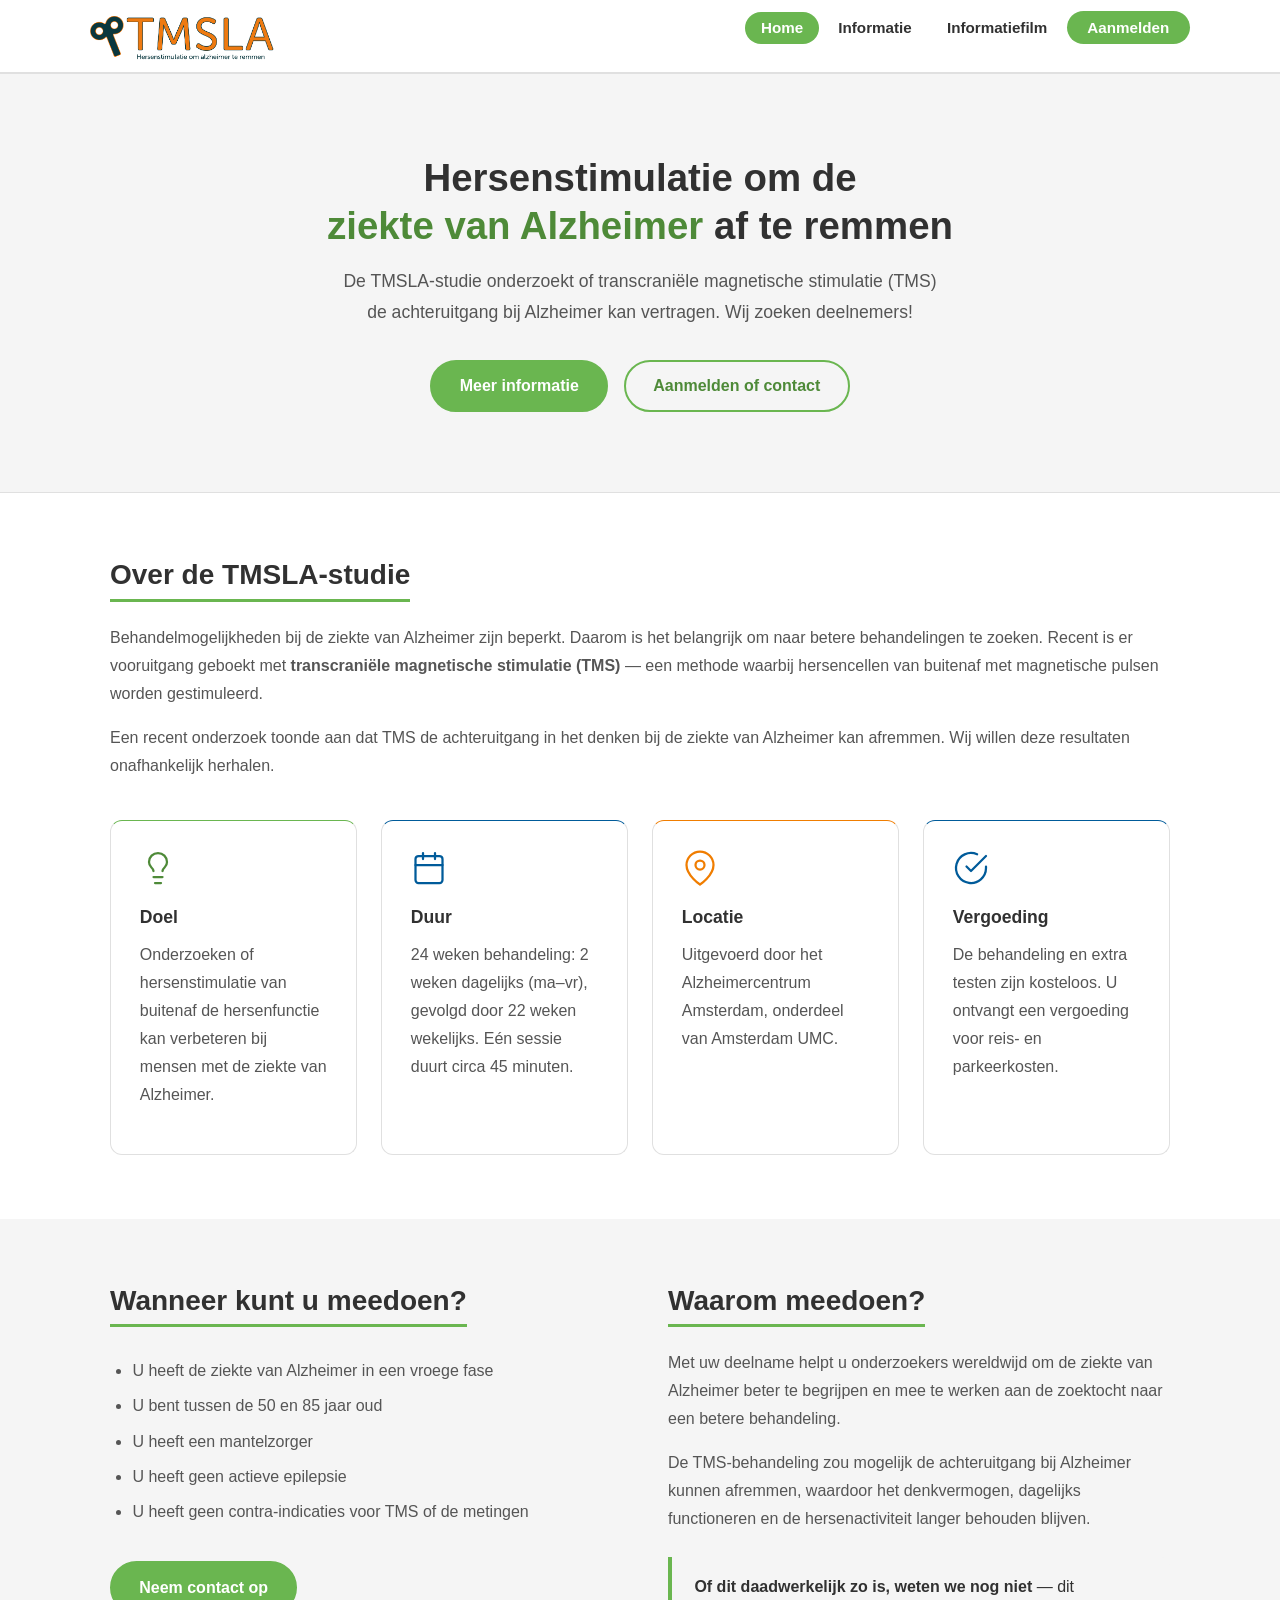
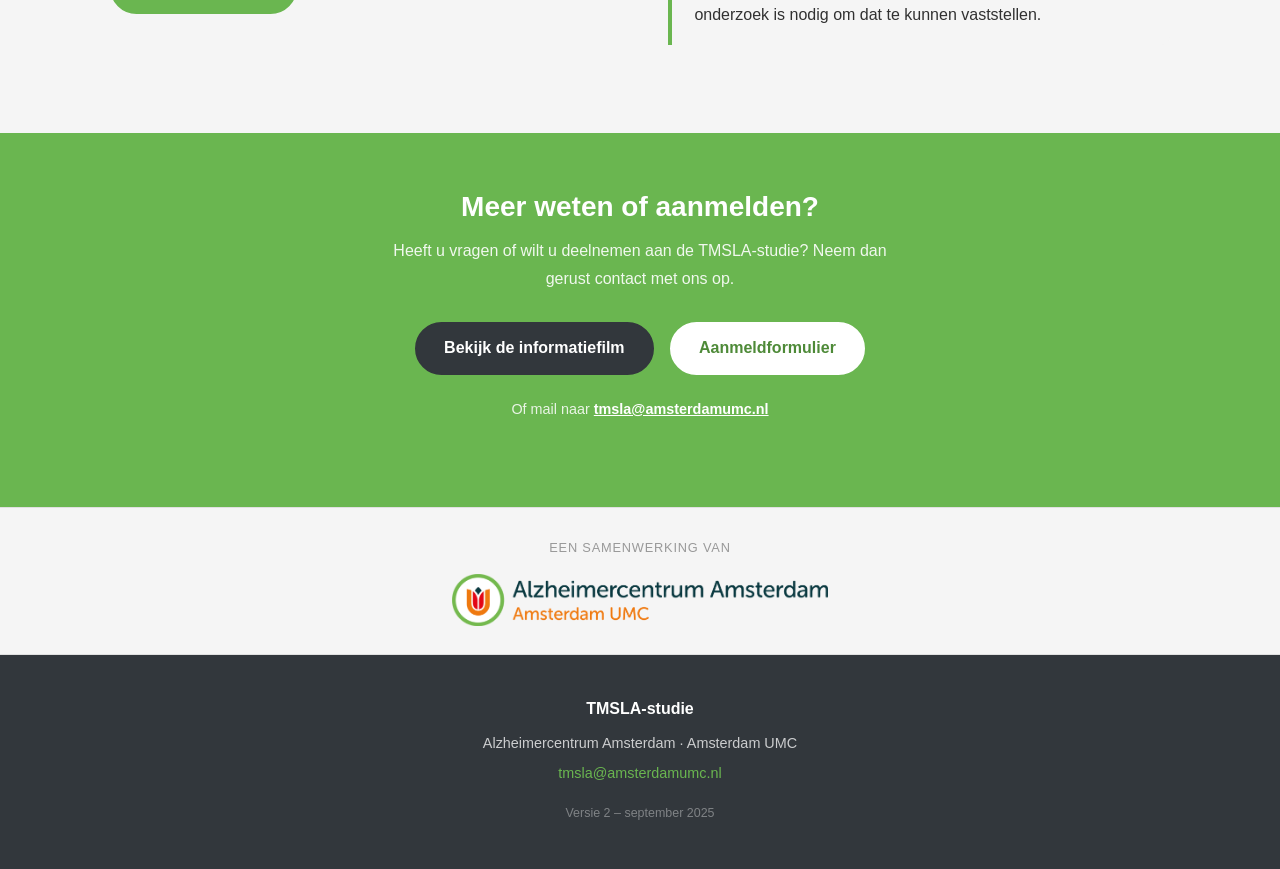
<file: index.html>
<!DOCTYPE html>
<html lang="nl">
<head>
  <meta charset="UTF-8">
  <meta name="viewport" content="width=device-width, initial-scale=1.0">
  <title>TMSLA-studie – Hersenstimulatie bij Alzheimer</title>
  <meta name="description" content="De TMSLA-studie onderzoekt of hersenstimulatie (TMS) de ziekte van Alzheimer kan afremmen. Amsterdam UMC zoekt deelnemers.">
  <link rel="stylesheet" href="style.css">
  <link rel="icon" href="favicon.png" type="image/png">
</head>
<body>

<!-- ── HEADER ── -->
<header>
  <div class="nav-inner">
    <a href="index.html" class="logo">
      <img src="TMSLA_logo_v3.png" alt="TMSLA-studie">
    </a>
    <button class="menu-toggle" onclick="toggleMenu()" aria-label="Menu openen">
      <span></span><span></span><span></span>
    </button>
    <nav>
      <ul id="nav-menu">
        <li><a href="index.html" class="actief">Home</a></li>
        <li><a href="informatie.html">Informatie</a></li>
        <li><a href="informatiefilm.html">Informatiefilm</a></li>
        <li class="nav-cta"><a href="aanmelden.html">Aanmelden</a></li>
      </ul>
    </nav>
  </div>
</header>

<!-- ── HERO ── -->
<section class="hero">
  <h1>Hersenstimulatie om de<br><span>ziekte van Alzheimer</span> af te remmen</h1>
  <p>De TMSLA-studie onderzoekt of transcraniële magnetische stimulatie (TMS) de achteruitgang bij Alzheimer kan vertragen. Wij zoeken deelnemers!</p>
  <div class="hero-knoppen">
    <a href="informatie.html" class="knop knop-groen">Meer informatie</a>
    <a href="aanmelden.html" class="knop knop-omlijnd">Aanmelden of contact</a>
  </div>
</section>

<!-- ── INTRODUCTIE ── -->
<section>
  <div class="container">
    <h2 class="h2-lijn">Over de TMSLA-studie</h2>
    <p>Behandelmogelijkheden bij de ziekte van Alzheimer zijn beperkt. Daarom is het belangrijk om naar betere behandelingen te zoeken. Recent is er vooruitgang geboekt met <strong>transcraniële magnetische stimulatie (TMS)</strong> — een methode waarbij hersencellen van buitenaf met magnetische pulsen worden gestimuleerd.</p>
    <p>Een recent onderzoek toonde aan dat TMS de achteruitgang in het denken bij de ziekte van Alzheimer kan afremmen. Wij willen deze resultaten onafhankelijk herhalen.</p>

    <div class="kaarten">
      <div class="kaart" style="border-top-color: var(--groen);">
        <div class="kaart-icon">
          <!-- lightbulb: doel/onderzoek -->
          <svg width="36" height="36" viewBox="0 0 24 24" fill="none" stroke="currentColor" stroke-width="1.5" stroke-linecap="round" stroke-linejoin="round"><path d="M15 14c.2-1 .7-1.7 1.5-2.5 1-.9 1.5-2.2 1.5-3.5A6 6 0 0 0 6 8c0 1 .2 2.2 1.5 3.5.7.7 1.3 1.5 1.5 2.5"/><path d="M9 18h6"/><path d="M10 22h4"/></svg>
        </div>
        <h3>Doel</h3>
        <p>Onderzoeken of hersenstimulatie van buitenaf de hersenfunctie kan verbeteren bij mensen met de ziekte van Alzheimer.</p>
      </div>
      <div class="kaart" style="border-top-color: var(--blauw);">
        <div class="kaart-icon" style="color:var(--blauw);">
          <!-- calendar: duur -->
          <svg width="36" height="36" viewBox="0 0 24 24" fill="none" stroke="currentColor" stroke-width="1.5" stroke-linecap="round" stroke-linejoin="round"><rect x="3" y="4" width="18" height="18" rx="2"/><line x1="16" y1="2" x2="16" y2="6"/><line x1="8" y1="2" x2="8" y2="6"/><line x1="3" y1="10" x2="21" y2="10"/></svg>
        </div>
        <h3>Duur</h3>
        <p>24 weken behandeling: 2 weken dagelijks (ma–vr), gevolgd door 22 weken wekelijks. Eén sessie duurt circa 45 minuten.</p>
      </div>
      <div class="kaart" style="border-top-color: var(--oranje);">
        <div class="kaart-icon" style="color:var(--oranje);">
          <!-- map-pin: locatie -->
          <svg width="36" height="36" viewBox="0 0 24 24" fill="none" stroke="currentColor" stroke-width="1.5" stroke-linecap="round" stroke-linejoin="round"><path d="M21 10c0 7-9 13-9 13S3 17 3 10a9 9 0 0 1 18 0z"/><circle cx="12" cy="10" r="3"/></svg>
        </div>
        <h3>Locatie</h3>
        <p>Uitgevoerd door het Alzheimercentrum Amsterdam, onderdeel van Amsterdam UMC.</p>
      </div>
      <div class="kaart" style="border-top-color: var(--blauw);">
        <div class="kaart-icon" style="color:var(--blauw);">
          <!-- check-circle: vergoeding -->
          <svg width="36" height="36" viewBox="0 0 24 24" fill="none" stroke="currentColor" stroke-width="1.5" stroke-linecap="round" stroke-linejoin="round"><path d="M22 11.08V12a10 10 0 1 1-5.93-9.14"/><polyline points="22 4 12 14.01 9 11.01"/></svg>
        </div>
        <h3>Vergoeding</h3>
        <p>De behandeling en extra testen zijn kosteloos. U ontvangt een vergoeding voor reis- en parkeerkosten.</p>
      </div>
    </div>
  </div>
</section>

<!-- ── WANNEER / WAAROM ── -->
<section class="sectie-grijs">
  <div class="container">
    <div class="twee-kolom">
      <div>
        <h2 class="h2-lijn">Wanneer kunt u meedoen?</h2>
        <ul>
          <li>U heeft de ziekte van Alzheimer in een vroege fase</li>
          <li>U bent tussen de 50 en 85 jaar oud</li>
          <li>U heeft een mantelzorger</li>
          <li>U heeft geen actieve epilepsie</li>
          <li>U heeft geen contra-indicaties voor TMS of de metingen</li>
        </ul>
        <a href="aanmelden.html" class="knop knop-groen" style="margin-top:1.2rem;display:inline-block;">Neem contact op</a>
      </div>
      <div>
        <h2 class="h2-lijn">Waarom meedoen?</h2>
        <p>Met uw deelname helpt u onderzoekers wereldwijd om de ziekte van Alzheimer beter te begrijpen en mee te werken aan de zoektocht naar een betere behandeling.</p>
        <p>De TMS-behandeling zou mogelijk de achteruitgang bij Alzheimer kunnen afremmen, waardoor het denkvermogen, dagelijks functioneren en de hersenactiviteit langer behouden blijven.</p>
        <div class="highlight-box">
          <p><strong>Of dit daadwerkelijk zo is, weten we nog niet</strong> — dit onderzoek is nodig om dat te kunnen vaststellen.</p>
        </div>
      </div>
    </div>
  </div>
</section>

<!-- ── CTA-BALK ── -->
<div class="cta-balk">
  <h2>Meer weten of aanmelden?</h2>
  <p>Heeft u vragen of wilt u deelnemen aan de TMSLA-studie? Neem dan gerust contact met ons op.</p>
  <div class="hero-knoppen">
    <a href="informatiefilm.html" class="knop knop-donker">Bekijk de informatiefilm</a>
    <a href="aanmelden.html" class="knop" style="background:var(--wit);color:var(--groen-donker);border:2px solid var(--wit);">Aanmeldformulier</a>
  </div>
  <p style="margin-top:1.4rem;font-size:0.9rem;color:rgba(255,255,255,0.85);">
    Of mail naar <a href="mailto:tmsla@amsterdamumc.nl" style="color:var(--wit);font-weight:700;text-decoration:underline;">tmsla@amsterdamumc.nl</a>
  </p>
</div>

<!-- ── LOGOS ── -->
<div class="logos-balk">
  <p class="label">Een samenwerking van</p>
  <div class="logos-container">
    <img src="Alzheimercentrum%202019%20+%20circel%20tulp-v1.png" alt="Alzheimercentrum Amsterdam – Amsterdam UMC" style="height:52px;width:auto;">
  </div>
</div>

<!-- ── FOOTER ── -->
<footer>
  <p class="footer-naam">TMSLA-studie</p>
  <p>Alzheimercentrum Amsterdam · Amsterdam UMC</p>
  <p><a href="mailto:tmsla@amsterdamumc.nl">tmsla@amsterdamumc.nl</a></p>
  <p style="margin-top:1rem;font-size:0.78rem;opacity:0.5;">Versie 2 – september 2025</p>
</footer>

<script>
  function toggleMenu() {
    document.getElementById('nav-menu').classList.toggle('open');
  }
</script>
</body>
</html>
</file>
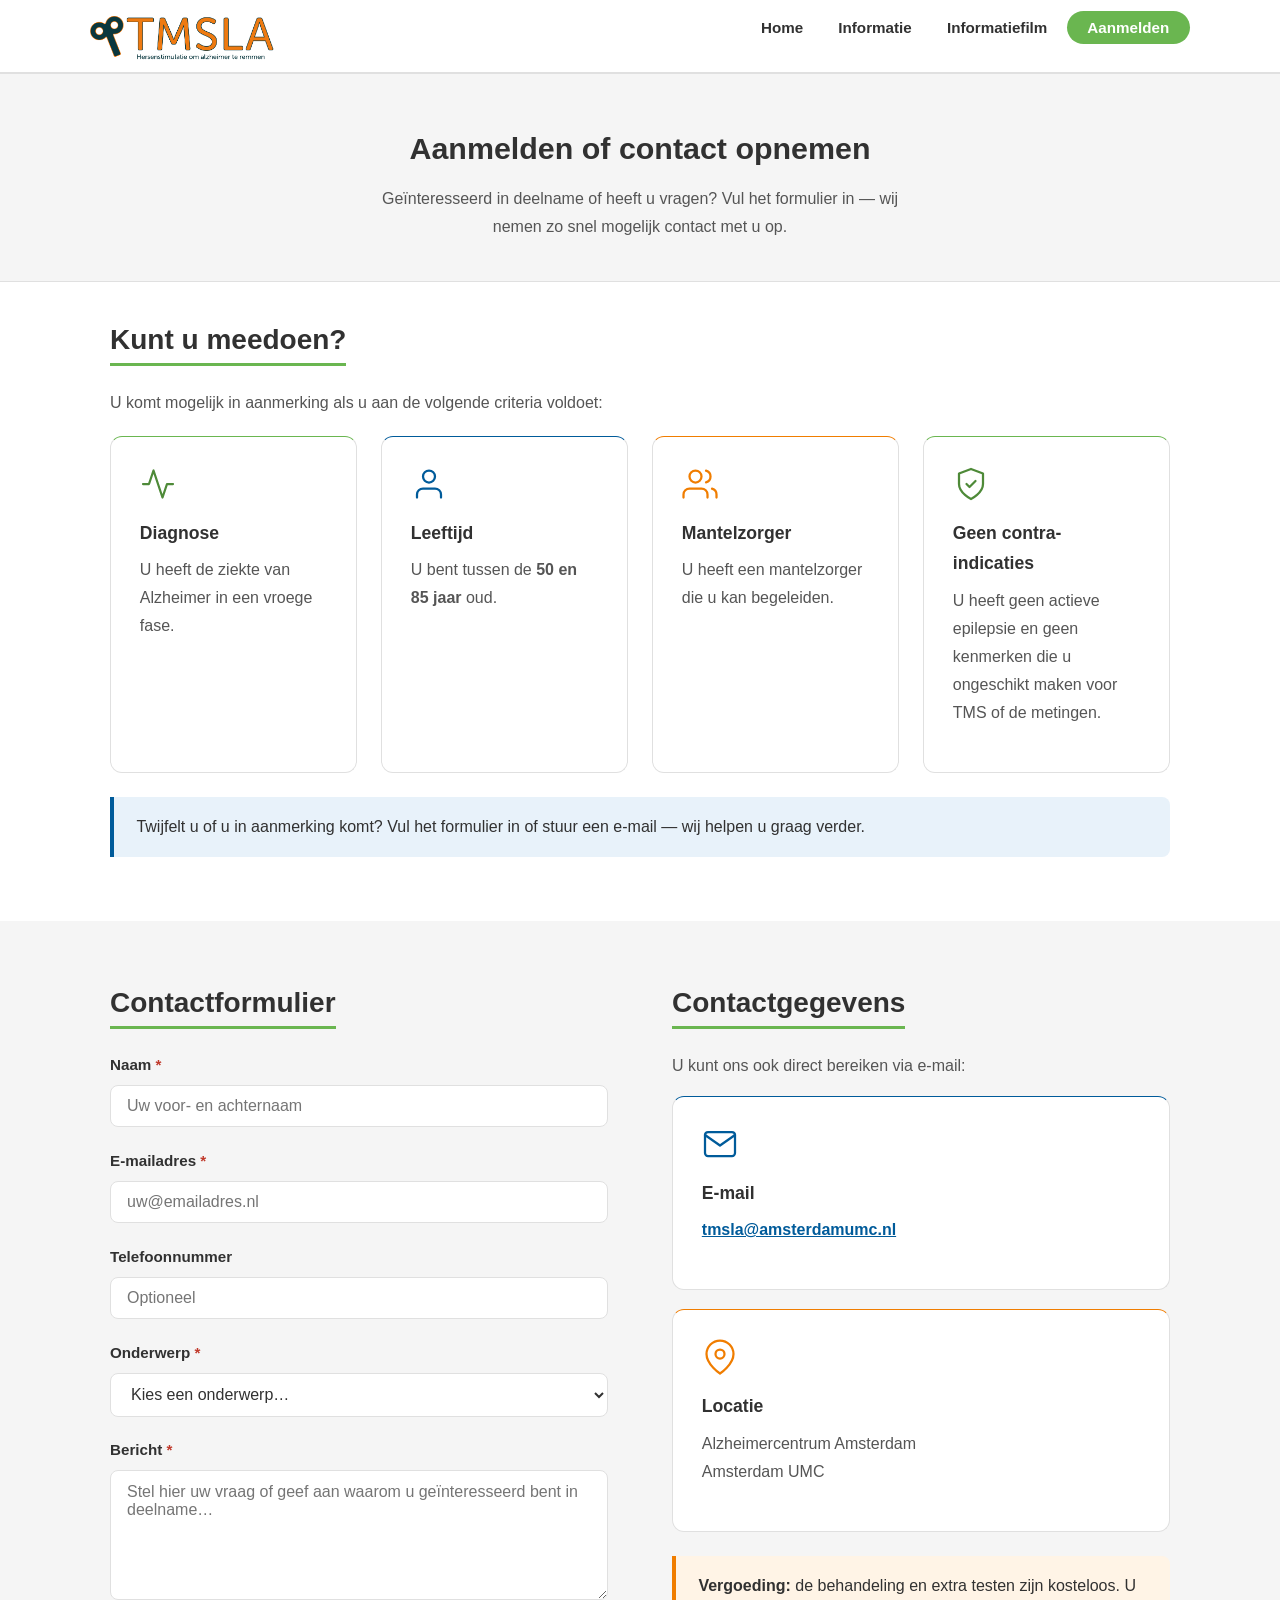
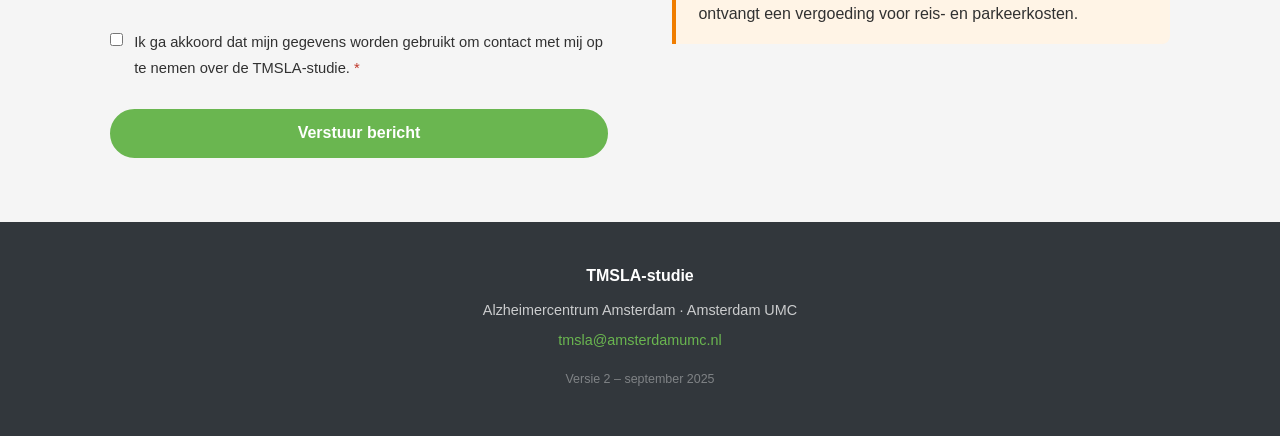
<file: aanmelden.html>
<!DOCTYPE html>
<html lang="nl">
<head>
  <meta charset="UTF-8">
  <meta name="viewport" content="width=device-width, initial-scale=1.0">
  <title>Aanmelden – TMSLA-studie</title>
  <meta name="description" content="Meld u aan voor de TMSLA-studie of stel uw vragen via het contactformulier.">
  <link rel="stylesheet" href="style.css">
  <link rel="icon" href="favicon.png" type="image/png">
</head>
<body>

<!-- ── HEADER ── -->
<header>
  <div class="nav-inner">
    <a href="index.html" class="logo">
      <img src="TMSLA_logo_v3.png" alt="TMSLA-studie">
    </a>
    <button class="menu-toggle" onclick="toggleMenu()" aria-label="Menu openen">
      <span></span><span></span><span></span>
    </button>
    <nav>
      <ul id="nav-menu">
        <li><a href="index.html">Home</a></li>
        <li><a href="informatie.html">Informatie</a></li>
        <li><a href="informatiefilm.html">Informatiefilm</a></li>
        <li class="nav-cta"><a href="aanmelden.html" class="actief">Aanmelden</a></li>
      </ul>
    </nav>
  </div>
</header>

<!-- ── PAGINATITEL ── -->
<div class="pagina-hero">
  <h1>Aanmelden of contact opnemen</h1>
  <p>Geïnteresseerd in deelname of heeft u vragen? Vul het formulier in — wij nemen zo snel mogelijk contact met u op.</p>
</div>

<!-- ── DEELNAMECRITERIA (bovenaan) ── -->
<section style="padding: 2.5rem 2rem;">
  <div class="container">
    <h2 class="h2-lijn">Kunt u meedoen?</h2>
    <p style="margin-bottom:1.2rem;">U komt mogelijk in aanmerking als u aan de volgende criteria voldoet:</p>
    <div class="kaarten" style="margin-top:0;">
      <div class="kaart" style="border-top-color: var(--groen);">
        <div class="kaart-icon">
          <!-- activity pulse: diagnose -->
          <svg width="36" height="36" viewBox="0 0 24 24" fill="none" stroke="currentColor" stroke-width="1.5" stroke-linecap="round" stroke-linejoin="round"><polyline points="22 12 18 12 15 21 9 3 6 12 2 12"/></svg>
        </div>
        <h3>Diagnose</h3>
        <p>U heeft de ziekte van Alzheimer in een vroege fase.</p>
      </div>
      <div class="kaart" style="border-top-color: var(--blauw);">
        <div class="kaart-icon" style="color:var(--blauw);">
          <!-- user: leeftijd -->
          <svg width="36" height="36" viewBox="0 0 24 24" fill="none" stroke="currentColor" stroke-width="1.5" stroke-linecap="round" stroke-linejoin="round"><path d="M20 21v-2a4 4 0 0 0-4-4H8a4 4 0 0 0-4 4v2"/><circle cx="12" cy="7" r="4"/></svg>
        </div>
        <h3>Leeftijd</h3>
        <p>U bent tussen de <strong>50 en 85 jaar</strong> oud.</p>
      </div>
      <div class="kaart" style="border-top-color: var(--oranje);">
        <div class="kaart-icon" style="color:var(--oranje);">
          <!-- users: mantelzorger -->
          <svg width="36" height="36" viewBox="0 0 24 24" fill="none" stroke="currentColor" stroke-width="1.5" stroke-linecap="round" stroke-linejoin="round"><path d="M17 21v-2a4 4 0 0 0-4-4H5a4 4 0 0 0-4 4v2"/><circle cx="9" cy="7" r="4"/><path d="M23 21v-2a4 4 0 0 0-3-3.87"/><path d="M16 3.13a4 4 0 0 1 0 7.75"/></svg>
        </div>
        <h3>Mantelzorger</h3>
        <p>U heeft een mantelzorger die u kan begeleiden.</p>
      </div>
      <div class="kaart" style="border-top-color: var(--groen);">
        <div class="kaart-icon">
          <!-- shield-check: geen contra-indicaties -->
          <svg width="36" height="36" viewBox="0 0 24 24" fill="none" stroke="currentColor" stroke-width="1.5" stroke-linecap="round" stroke-linejoin="round"><path d="M12 22s8-4 8-10V5l-8-3-8 3v7c0 6 8 10 8 10z"/><polyline points="9 12 11 14 15 10"/></svg>
        </div>
        <h3>Geen contra-indicaties</h3>
        <p>U heeft geen actieve epilepsie en geen kenmerken die u ongeschikt maken voor TMS of de metingen.</p>
      </div>
    </div>
    <div class="highlight-blauw" style="margin-top:1.5rem;">
      <p>Twijfelt u of u in aanmerking komt? Vul het formulier in of stuur een e-mail — wij helpen u graag verder.</p>
    </div>
  </div>
</section>

<!-- ── FORMULIER + CONTACTINFO ── -->
<section class="sectie-grijs">
  <div class="container">
    <div class="twee-kolom" style="gap:4rem;">

      <!-- Formulier -->
      <div>
        <h2 class="h2-lijn">Contactformulier</h2>

        <form
          action="https://api.web3forms.com/submit"
          method="POST"
          class="formulier"
          id="aanmeld-formulier"
          onsubmit="handleSubmit(event)"
        >
          <!-- Web3Forms access key – vervang door uw eigen sleutel van web3forms.com -->
          <input type="hidden" name="access_key" value="bbb4f26d-8e22-479b-a68e-5179a6f78084">
          <input type="hidden" name="redirect" value="false">
          <input type="hidden" name="subject" value="Nieuwe aanmelding TMSLA-studie via tmsla.nl">
          <input type="hidden" name="from_name" value="TMSLA Website">

          <!-- Honeypot spam-bescherming -->
          <input type="checkbox" name="botcheck" style="display:none;">

          <div class="formulier-groep">
            <label for="naam">Naam <span style="color:#c0392b;">*</span></label>
            <input type="text" id="naam" name="naam" required placeholder="Uw voor- en achternaam">
          </div>

          <div class="formulier-groep">
            <label for="email">E-mailadres <span style="color:#c0392b;">*</span></label>
            <input type="email" id="email" name="email" required placeholder="uw@emailadres.nl">
          </div>

          <div class="formulier-groep">
            <label for="telefoon">Telefoonnummer</label>
            <input type="tel" id="telefoon" name="telefoon" placeholder="Optioneel">
          </div>

          <div class="formulier-groep">
            <label for="onderwerp">Onderwerp <span style="color:#c0392b;">*</span></label>
            <select id="onderwerp" name="onderwerp" required>
              <option value="" disabled selected>Kies een onderwerp…</option>
              <option value="Aanmelding als deelnemer">Aanmelding als deelnemer</option>
              <option value="Vraag over het onderzoek">Vraag over het onderzoek</option>
              <option value="Vraag over de TMS-behandeling">Vraag over de TMS-behandeling</option>
              <option value="Anders">Anders</option>
            </select>
          </div>

          <div class="formulier-groep">
            <label for="bericht">Bericht <span style="color:#c0392b;">*</span></label>
            <textarea id="bericht" name="bericht" required placeholder="Stel hier uw vraag of geef aan waarom u geïnteresseerd bent in deelname…"></textarea>
          </div>

          <div class="formulier-groep">
            <div class="checkbox-groep">
              <input type="checkbox" id="akkoord" name="akkoord" required>
              <label for="akkoord" style="font-weight:400;font-size:0.92rem;">Ik ga akkoord dat mijn gegevens worden gebruikt om contact met mij op te nemen over de TMSLA-studie. <span style="color:#c0392b;">*</span></label>
            </div>
          </div>

          <button type="submit" class="knop knop-groen" style="width:100%;padding:0.85rem 1.5rem;font-size:1rem;">
            Verstuur bericht
          </button>
        </form>

        <div class="succes-bericht" id="succes-bericht">
          <h3>✓ Bericht verzonden!</h3>
          <p>Bedankt voor uw bericht. Wij nemen zo snel mogelijk contact met u op via het opgegeven e-mailadres.</p>
        </div>
      </div>

      <!-- Contactinfo -->
      <div>
        <h2 class="h2-lijn">Contactgegevens</h2>
        <p>U kunt ons ook direct bereiken via e-mail:</p>

        <div class="kaart" style="margin-bottom:1.2rem;border-top-color:var(--blauw);">
          <div class="kaart-icon" style="color:var(--blauw);">
            <!-- mail -->
            <svg width="36" height="36" viewBox="0 0 24 24" fill="none" stroke="currentColor" stroke-width="1.5" stroke-linecap="round" stroke-linejoin="round"><path d="M4 4h16c1.1 0 2 .9 2 2v12c0 1.1-.9 2-2 2H4c-1.1 0-2-.9-2-2V6c0-1.1.9-2 2-2z"/><polyline points="22,6 12,13 2,6"/></svg>
          </div>
          <h3>E-mail</h3>
          <p><a href="mailto:tmsla@amsterdamumc.nl" style="color:var(--blauw);font-weight:700;">tmsla@amsterdamumc.nl</a></p>
        </div>

        <div class="kaart" style="border-top-color:var(--oranje);">
          <div class="kaart-icon" style="color:var(--oranje);">
            <!-- map-pin: locatie -->
            <svg width="36" height="36" viewBox="0 0 24 24" fill="none" stroke="currentColor" stroke-width="1.5" stroke-linecap="round" stroke-linejoin="round"><path d="M21 10c0 7-9 13-9 13S3 17 3 10a9 9 0 0 1 18 0z"/><circle cx="12" cy="10" r="3"/></svg>
          </div>
          <h3>Locatie</h3>
          <p>Alzheimercentrum Amsterdam<br>Amsterdam UMC</p>
        </div>

        <div class="highlight-oranje" style="margin-top:1.5rem;">
          <p><strong>Vergoeding:</strong> de behandeling en extra testen zijn kosteloos. U ontvangt een vergoeding voor reis- en parkeerkosten.</p>
        </div>
      </div>

    </div>
  </div>
</section>

<!-- ── FOOTER ── -->
<footer>
  <p class="footer-naam">TMSLA-studie</p>
  <p>Alzheimercentrum Amsterdam · Amsterdam UMC</p>
  <p><a href="mailto:tmsla@amsterdamumc.nl">tmsla@amsterdamumc.nl</a></p>
  <p style="margin-top:1rem;font-size:0.78rem;opacity:0.5;">Versie 2 – september 2025</p>
</footer>

<script>
  function toggleMenu() {
    document.getElementById('nav-menu').classList.toggle('open');
  }

  async function handleSubmit(event) {
    event.preventDefault();
    const form = document.getElementById('aanmeld-formulier');
    const submitBtn = form.querySelector('button[type="submit"]');
    submitBtn.disabled = true;
    submitBtn.textContent = 'Verzenden…';

    try {
      const response = await fetch('https://api.web3forms.com/submit', {
        method: 'POST',
        body: new FormData(form)
      });
      const result = await response.json();
      if (result.success) {
        form.style.display = 'none';
        document.getElementById('succes-bericht').style.display = 'block';
      } else {
        submitBtn.disabled = false;
        submitBtn.textContent = 'Verstuur bericht';
        alert('Er is iets misgegaan. Probeer het opnieuw of stuur een e-mail naar tmsla@amsterdamumc.nl');
      }
    } catch (e) {
      submitBtn.disabled = false;
      submitBtn.textContent = 'Verstuur bericht';
      alert('Er is iets misgegaan. Probeer het opnieuw of stuur een e-mail naar tmsla@amsterdamumc.nl');
    }
  }
</script>
</body>
</html>
</file>
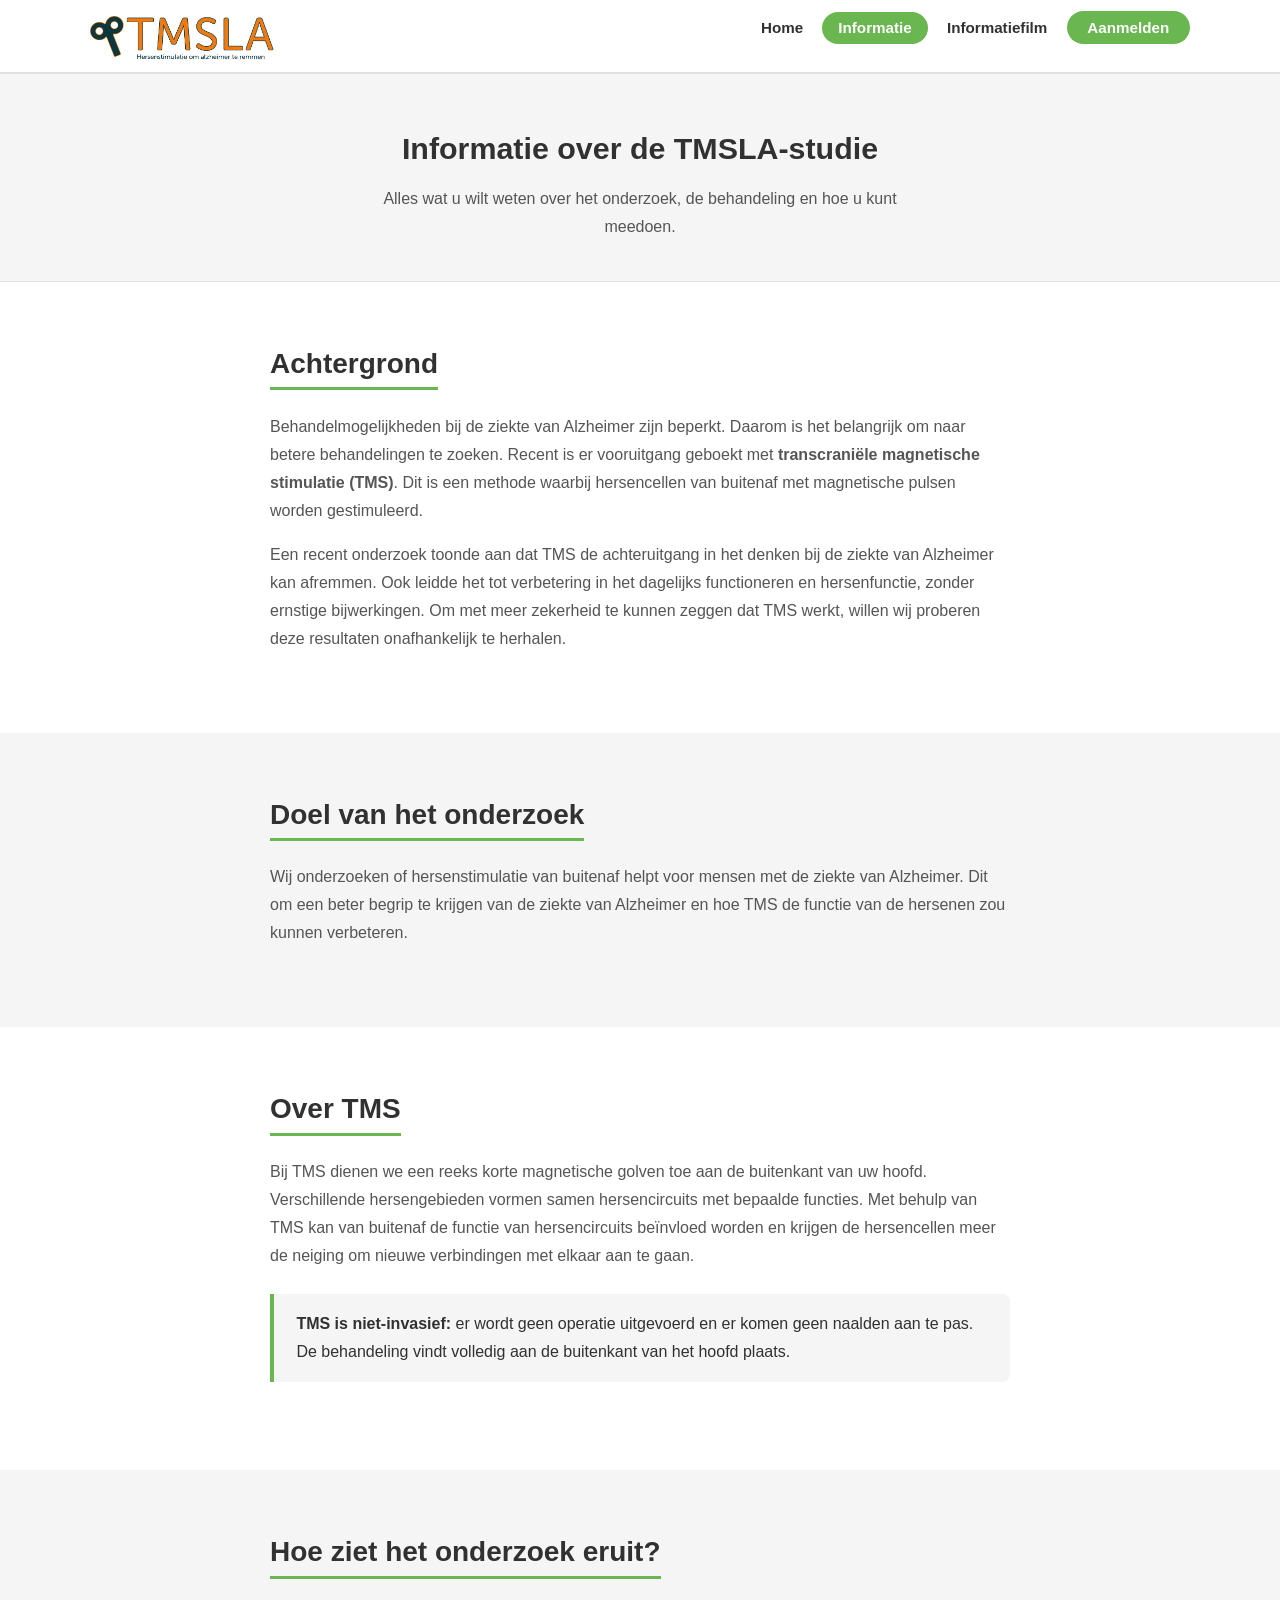
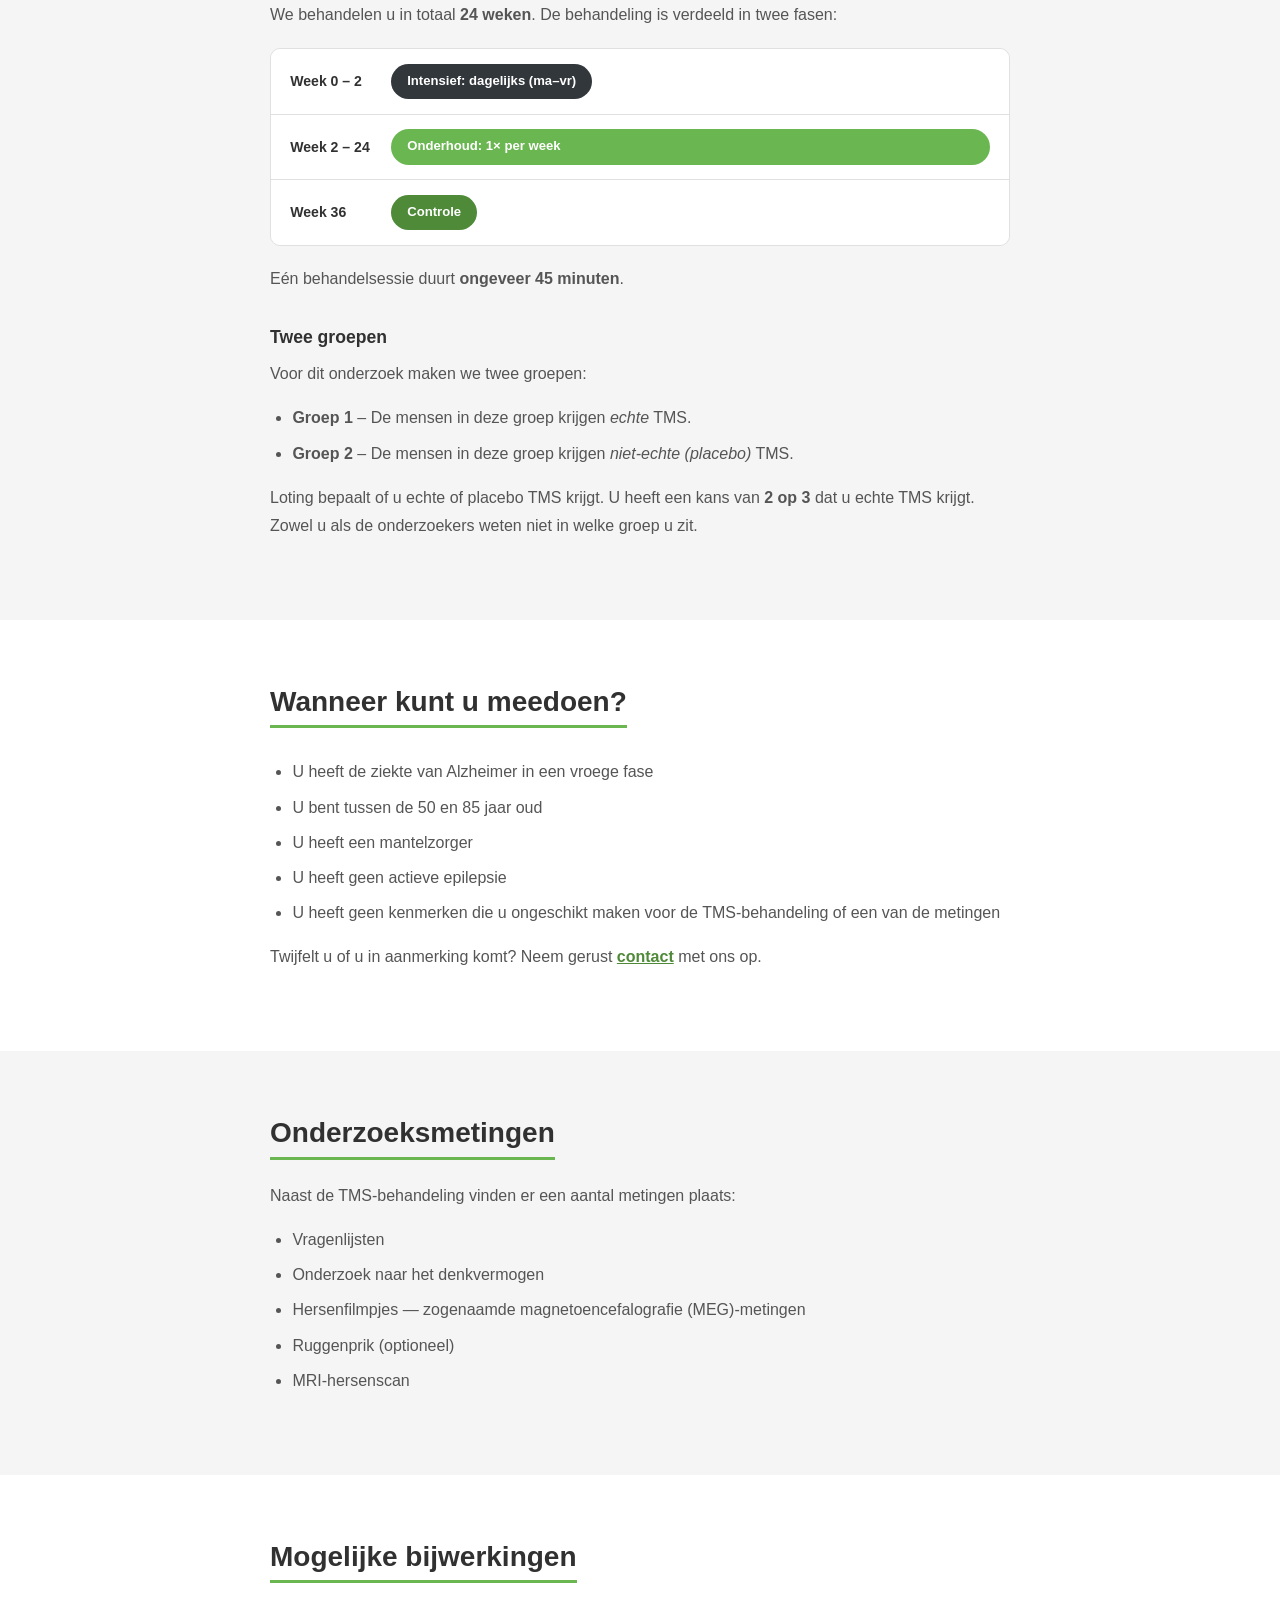
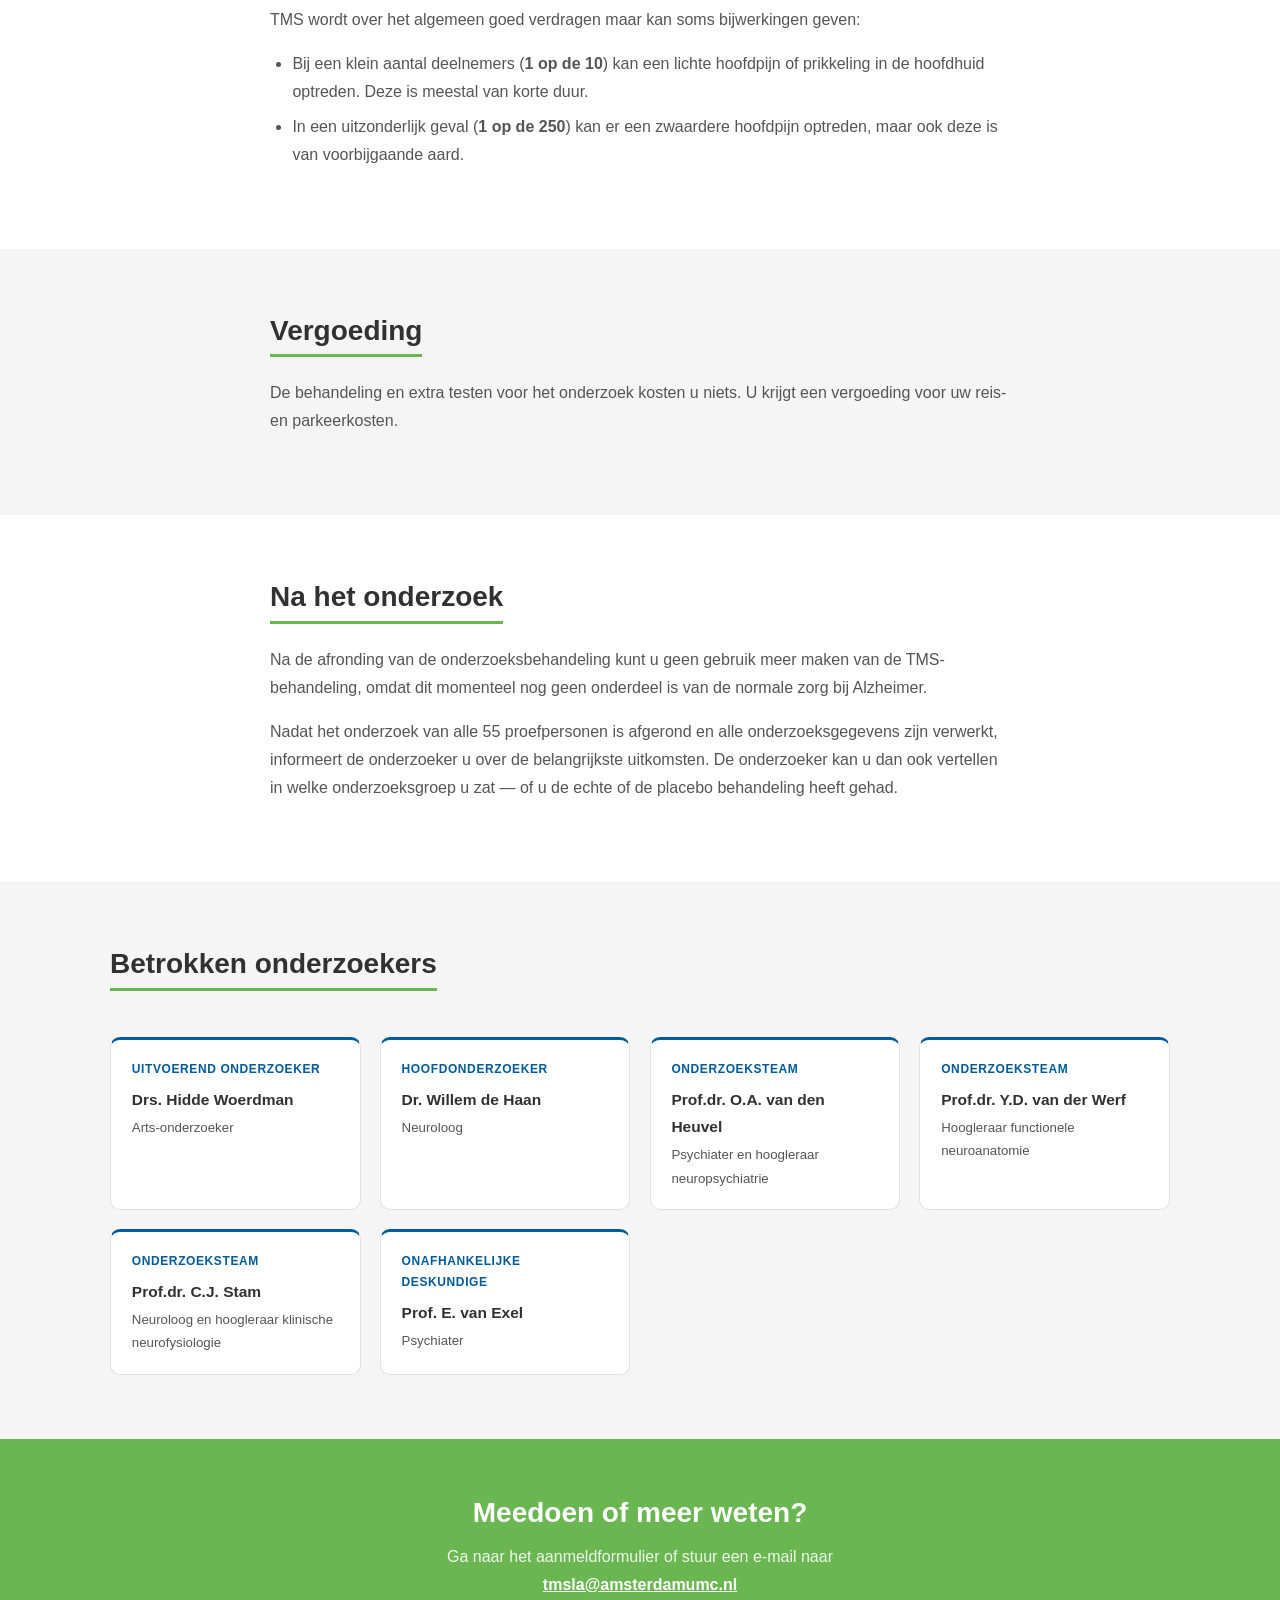
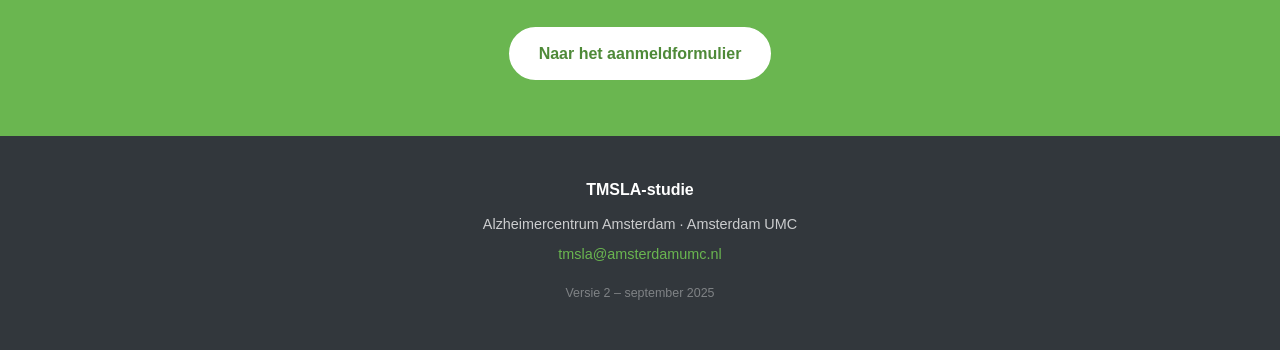
<file: informatie.html>
<!DOCTYPE html>
<html lang="nl">
<head>
  <meta charset="UTF-8">
  <meta name="viewport" content="width=device-width, initial-scale=1.0">
  <title>Informatie – TMSLA-studie</title>
  <meta name="description" content="Uitgebreide informatie over de TMSLA-studie: achtergrond, TMS-behandeling, opzet, metingen, bijwerkingen en betrokken onderzoekers.">
  <link rel="stylesheet" href="style.css">
  <link rel="icon" href="favicon.png" type="image/png">
</head>
<body>

<!-- ── HEADER ── -->
<header>
  <div class="nav-inner">
    <a href="index.html" class="logo">
      <img src="TMSLA_logo_v3.png" alt="TMSLA-studie">
    </a>
    <button class="menu-toggle" onclick="toggleMenu()" aria-label="Menu openen">
      <span></span><span></span><span></span>
    </button>
    <nav>
      <ul id="nav-menu">
        <li><a href="index.html">Home</a></li>
        <li><a href="informatie.html" class="actief">Informatie</a></li>
        <li><a href="informatiefilm.html">Informatiefilm</a></li>
        <li class="nav-cta"><a href="aanmelden.html">Aanmelden</a></li>
      </ul>
    </nav>
  </div>
</header>

<!-- ── PAGINATITEL ── -->
<div class="pagina-hero">
  <h1>Informatie over de TMSLA-studie</h1>
  <p>Alles wat u wilt weten over het onderzoek, de behandeling en hoe u kunt meedoen.</p>
</div>

<!-- ── ACHTERGROND ── -->
<section>
  <div class="container-smal">
    <h2 class="h2-lijn">Achtergrond</h2>
    <p>Behandelmogelijkheden bij de ziekte van Alzheimer zijn beperkt. Daarom is het belangrijk om naar betere behandelingen te zoeken. Recent is er vooruitgang geboekt met <strong>transcraniële magnetische stimulatie (TMS)</strong>. Dit is een methode waarbij hersencellen van buitenaf met magnetische pulsen worden gestimuleerd.</p>
    <p>Een recent onderzoek toonde aan dat TMS de achteruitgang in het denken bij de ziekte van Alzheimer kan afremmen. Ook leidde het tot verbetering in het dagelijks functioneren en hersenfunctie, zonder ernstige bijwerkingen. Om met meer zekerheid te kunnen zeggen dat TMS werkt, willen wij proberen deze resultaten onafhankelijk te herhalen.</p>
  </div>
</section>

<!-- ── DOEL ── -->
<section class="sectie-grijs">
  <div class="container-smal">
    <h2 class="h2-lijn">Doel van het onderzoek</h2>
    <p>Wij onderzoeken of hersenstimulatie van buitenaf helpt voor mensen met de ziekte van Alzheimer. Dit om een beter begrip te krijgen van de ziekte van Alzheimer en hoe TMS de functie van de hersenen zou kunnen verbeteren.</p>
  </div>
</section>

<!-- ── OVER TMS ── -->
<section>
  <div class="container-smal">
    <h2 class="h2-lijn">Over TMS</h2>
    <p>Bij TMS dienen we een reeks korte magnetische golven toe aan de buitenkant van uw hoofd. Verschillende hersengebieden vormen samen hersencircuits met bepaalde functies. Met behulp van TMS kan van buitenaf de functie van hersencircuits beïnvloed worden en krijgen de hersencellen meer de neiging om nieuwe verbindingen met elkaar aan te gaan.</p>
    <div class="highlight-box">
      <p><strong>TMS is niet-invasief:</strong> er wordt geen operatie uitgevoerd en er komen geen naalden aan te pas. De behandeling vindt volledig aan de buitenkant van het hoofd plaats.</p>
    </div>
  </div>
</section>

<!-- ── HOE ZIET HET ONDERZOEK ERUIT ── -->
<section class="sectie-grijs">
  <div class="container-smal">
    <h2 class="h2-lijn">Hoe ziet het onderzoek eruit?</h2>
    <p>We behandelen u in totaal <strong>24 weken</strong>. De behandeling is verdeeld in twee fasen:</p>

    <div class="tijdlijn">
      <div class="tijdlijn-rij">
        <div class="tijdlijn-week">Week 0 – 2</div>
        <div class="tijdlijn-balk balk-intensief">Intensief: dagelijks (ma–vr)</div>
      </div>
      <div class="tijdlijn-rij">
        <div class="tijdlijn-week">Week 2 – 24</div>
        <div class="tijdlijn-balk balk-onderhoud">Onderhoud: 1× per week</div>
      </div>
      <div class="tijdlijn-rij">
        <div class="tijdlijn-week">Week 36</div>
        <div class="tijdlijn-balk balk-controle">Controle</div>
      </div>
    </div>

    <p>Eén behandelsessie duurt <strong>ongeveer 45 minuten</strong>.</p>

    <h3 style="margin-top:1.8rem;">Twee groepen</h3>
    <p>Voor dit onderzoek maken we twee groepen:</p>
    <ul>
      <li><strong>Groep 1</strong> – De mensen in deze groep krijgen <em>echte</em> TMS.</li>
      <li><strong>Groep 2</strong> – De mensen in deze groep krijgen <em>niet-echte (placebo)</em> TMS.</li>
    </ul>
    <p>Loting bepaalt of u echte of placebo TMS krijgt. U heeft een kans van <strong>2 op 3</strong> dat u echte TMS krijgt. Zowel u als de onderzoekers weten niet in welke groep u zit.</p>
  </div>
</section>

<!-- ── WANNEER MEEDOEN ── -->
<section>
  <div class="container-smal">
    <h2 class="h2-lijn">Wanneer kunt u meedoen?</h2>
    <ul>
      <li>U heeft de ziekte van Alzheimer in een vroege fase</li>
      <li>U bent tussen de 50 en 85 jaar oud</li>
      <li>U heeft een mantelzorger</li>
      <li>U heeft geen actieve epilepsie</li>
      <li>U heeft geen kenmerken die u ongeschikt maken voor de TMS-behandeling of een van de metingen</li>
    </ul>
    <p style="margin-top:0.5rem;">Twijfelt u of u in aanmerking komt? Neem gerust <a href="aanmelden.html" style="color:var(--groen-donker);font-weight:700;">contact</a> met ons op.</p>
  </div>
</section>

<!-- ── METINGEN ── -->
<section class="sectie-grijs">
  <div class="container-smal">
    <h2 class="h2-lijn">Onderzoeksmetingen</h2>
    <p>Naast de TMS-behandeling vinden er een aantal metingen plaats:</p>
    <ul>
      <li>Vragenlijsten</li>
      <li>Onderzoek naar het denkvermogen</li>
      <li>Hersenfilmpjes — zogenaamde magnetoencefalografie (MEG)-metingen</li>
      <li>Ruggenprik (optioneel)</li>
      <li>MRI-hersenscan</li>
    </ul>
  </div>
</section>

<!-- ── BIJWERKINGEN ── -->
<section>
  <div class="container-smal">
    <h2 class="h2-lijn">Mogelijke bijwerkingen</h2>
    <p>TMS wordt over het algemeen goed verdragen maar kan soms bijwerkingen geven:</p>
    <ul>
      <li>Bij een klein aantal deelnemers (<strong>1 op de 10</strong>) kan een lichte hoofdpijn of prikkeling in de hoofdhuid optreden. Deze is meestal van korte duur.</li>
      <li>In een uitzonderlijk geval (<strong>1 op de 250</strong>) kan er een zwaardere hoofdpijn optreden, maar ook deze is van voorbijgaande aard.</li>
    </ul>
  </div>
</section>

<!-- ── VERGOEDING ── -->
<section class="sectie-grijs">
  <div class="container-smal">
    <h2 class="h2-lijn">Vergoeding</h2>
    <p>De behandeling en extra testen voor het onderzoek kosten u niets. U krijgt een vergoeding voor uw reis- en parkeerkosten.</p>
  </div>
</section>

<!-- ── NA HET ONDERZOEK ── -->
<section>
  <div class="container-smal">
    <h2 class="h2-lijn">Na het onderzoek</h2>
    <p>Na de afronding van de onderzoeksbehandeling kunt u geen gebruik meer maken van de TMS-behandeling, omdat dit momenteel nog geen onderdeel is van de normale zorg bij Alzheimer.</p>
    <p>Nadat het onderzoek van alle 55 proefpersonen is afgerond en alle onderzoeksgegevens zijn verwerkt, informeert de onderzoeker u over de belangrijkste uitkomsten. De onderzoeker kan u dan ook vertellen in welke onderzoeksgroep u zat — of u de echte of de placebo behandeling heeft gehad.</p>
  </div>
</section>

<!-- ── ONDERZOEKERS ── -->
<section class="sectie-grijs">
  <div class="container">
    <h2 class="h2-lijn">Betrokken onderzoekers</h2>
    <div class="onderzoekers-grid">
      <div class="onderzoeker-kaart">
        <div class="onderzoeker-rol">Uitvoerend onderzoeker</div>
        <div class="onderzoeker-naam">Drs. Hidde Woerdman</div>
        <div class="onderzoeker-titel">Arts-onderzoeker</div>
      </div>
      <div class="onderzoeker-kaart">
        <div class="onderzoeker-rol">Hoofdonderzoeker</div>
        <div class="onderzoeker-naam">Dr. Willem de Haan</div>
        <div class="onderzoeker-titel">Neuroloog</div>
      </div>
      <div class="onderzoeker-kaart">
        <div class="onderzoeker-rol">Onderzoeksteam</div>
        <div class="onderzoeker-naam">Prof.dr. O.A. van den Heuvel</div>
        <div class="onderzoeker-titel">Psychiater en hoogleraar neuropsychiatrie</div>
      </div>
      <div class="onderzoeker-kaart">
        <div class="onderzoeker-rol">Onderzoeksteam</div>
        <div class="onderzoeker-naam">Prof.dr. Y.D. van der Werf</div>
        <div class="onderzoeker-titel">Hoogleraar functionele neuroanatomie</div>
      </div>
      <div class="onderzoeker-kaart">
        <div class="onderzoeker-rol">Onderzoeksteam</div>
        <div class="onderzoeker-naam">Prof.dr. C.J. Stam</div>
        <div class="onderzoeker-titel">Neuroloog en hoogleraar klinische neurofysiologie</div>
      </div>
      <div class="onderzoeker-kaart">
        <div class="onderzoeker-rol">Onafhankelijke deskundige</div>
        <div class="onderzoeker-naam">Prof. E. van Exel</div>
        <div class="onderzoeker-titel">Psychiater</div>
      </div>
    </div>
  </div>
</section>

<!-- ── CTA-BALK ── -->
<div class="cta-balk">
  <h2>Meedoen of meer weten?</h2>
  <p>Ga naar het aanmeldformulier of stuur een e-mail naar <a href="mailto:tmsla@amsterdamumc.nl" style="color:var(--wit);font-weight:700;">tmsla@amsterdamumc.nl</a></p>
  <a href="aanmelden.html" class="knop" style="background:var(--wit);color:var(--groen-donker);border:2px solid var(--wit);">Naar het aanmeldformulier</a>
</div>

<!-- ── FOOTER ── -->
<footer>
  <p class="footer-naam">TMSLA-studie</p>
  <p>Alzheimercentrum Amsterdam · Amsterdam UMC</p>
  <p><a href="mailto:tmsla@amsterdamumc.nl">tmsla@amsterdamumc.nl</a></p>
  <p style="margin-top:1rem;font-size:0.78rem;opacity:0.5;">Versie 2 – september 2025</p>
</footer>

<script>
  function toggleMenu() {
    document.getElementById('nav-menu').classList.toggle('open');
  }
</script>
</body>
</html>
</file>
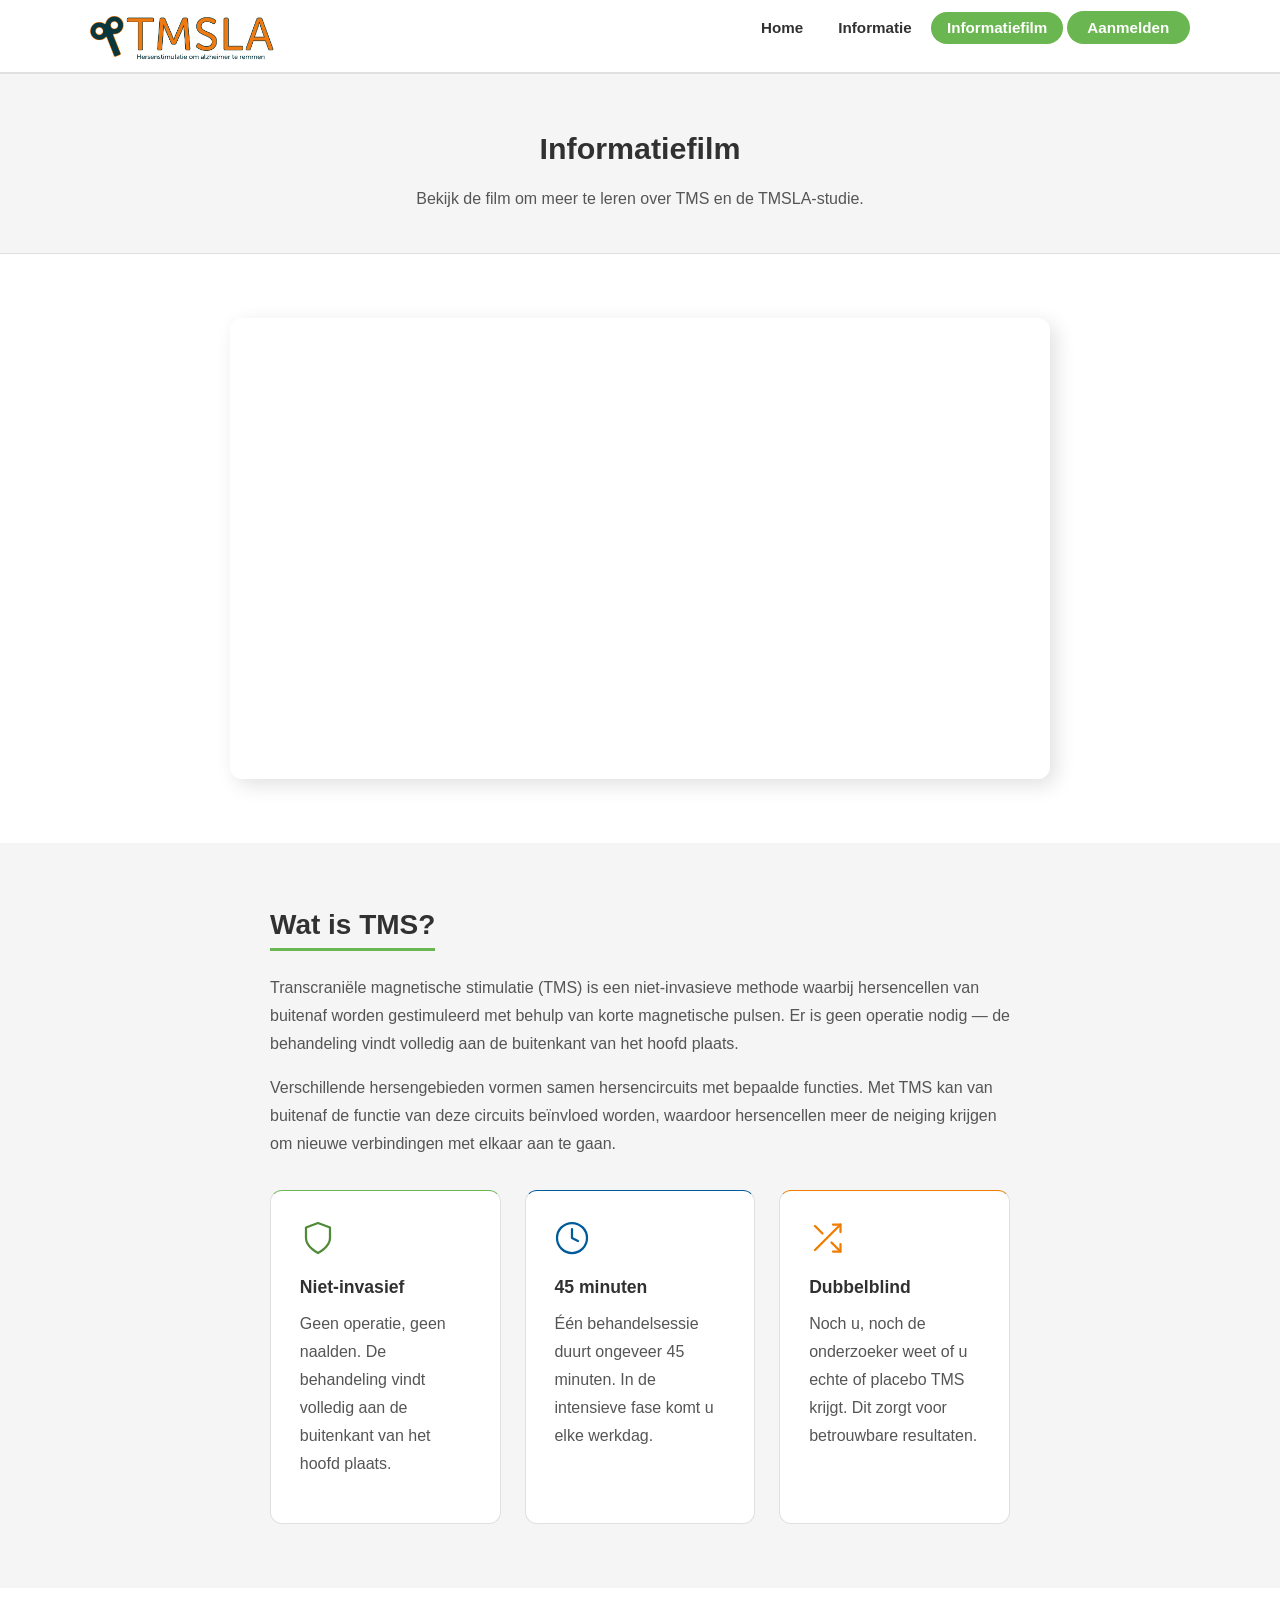
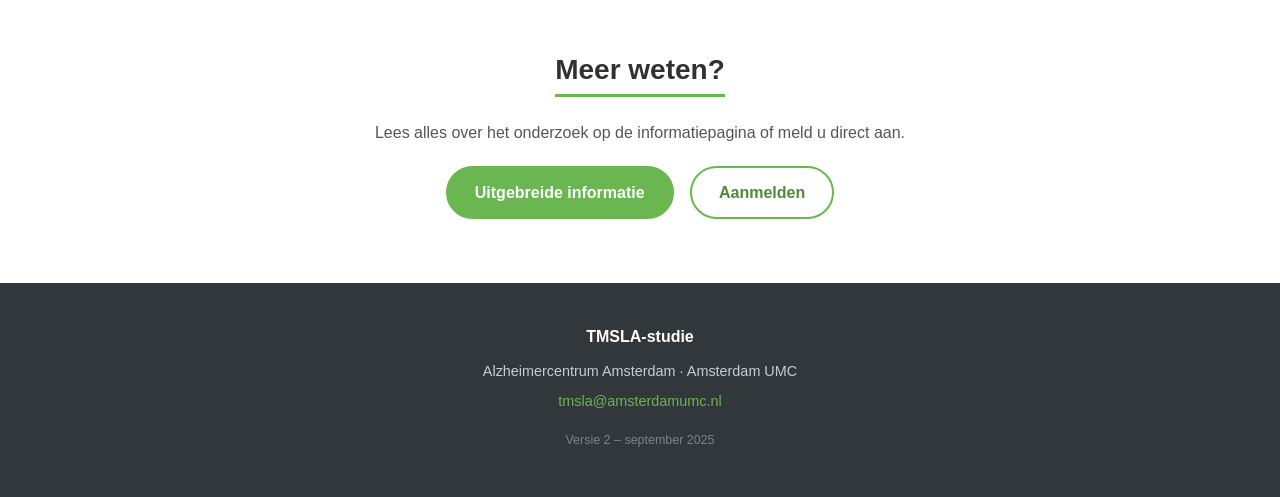
<file: informatiefilm.html>
<!DOCTYPE html>
<html lang="nl">
<head>
  <meta charset="UTF-8">
  <meta name="viewport" content="width=device-width, initial-scale=1.0">
  <title>Informatiefilm – TMSLA-studie</title>
  <meta name="description" content="Bekijk de informatiefilm over de TMSLA-studie en TMS-behandeling bij Alzheimer.">
  <link rel="stylesheet" href="style.css">
  <link rel="icon" href="favicon.png" type="image/png">
</head>
<body>

<!-- ── HEADER ── -->
<header>
  <div class="nav-inner">
    <a href="index.html" class="logo">
      <img src="TMSLA_logo_v3.png" alt="TMSLA-studie">
    </a>
    <button class="menu-toggle" onclick="toggleMenu()" aria-label="Menu openen">
      <span></span><span></span><span></span>
    </button>
    <nav>
      <ul id="nav-menu">
        <li><a href="index.html">Home</a></li>
        <li><a href="informatie.html">Informatie</a></li>
        <li><a href="informatiefilm.html" class="actief">Informatiefilm</a></li>
        <li class="nav-cta"><a href="aanmelden.html">Aanmelden</a></li>
      </ul>
    </nav>
  </div>
</header>

<!-- ── PAGINATITEL ── -->
<div class="pagina-hero">
  <h1>Informatiefilm</h1>
  <p>Bekijk de film om meer te leren over TMS en de TMSLA-studie.</p>
</div>

<!-- ── VIDEO ── -->
<section>
  <div class="container" style="max-width:820px;">

    <!--
      Vervang de src hieronder door de echte YouTube- of Vimeo-embedlink zodra de video beschikbaar is.
      YouTube voorbeeld: https://www.youtube.com/embed/VIDEO_ID
      Vimeo voorbeeld:   https://player.vimeo.com/video/VIDEO_ID

      Verwijder daarna het video-placeholder blok en verwijder de commentaar-tekens rondom het iframe.
    -->

    <div class="video-wrapper">
      <iframe
        src="https://www.youtube.com/embed/2cCtvqU_TLQ"
        title="TMSLA-studie informatiefilm"
        allow="accelerometer; autoplay; clipboard-write; encrypted-media; gyroscope; picture-in-picture"
        allowfullscreen>
      </iframe>
    </div>

  </div>
</section>

<!-- ── KORTE UITLEG ── -->
<section class="sectie-grijs">
  <div class="container-smal">
    <h2 class="h2-lijn">Wat is TMS?</h2>
    <p>Transcraniële magnetische stimulatie (TMS) is een niet-invasieve methode waarbij hersencellen van buitenaf worden gestimuleerd met behulp van korte magnetische pulsen. Er is geen operatie nodig — de behandeling vindt volledig aan de buitenkant van het hoofd plaats.</p>
    <p>Verschillende hersengebieden vormen samen hersencircuits met bepaalde functies. Met TMS kan van buitenaf de functie van deze circuits beïnvloed worden, waardoor hersencellen meer de neiging krijgen om nieuwe verbindingen met elkaar aan te gaan.</p>

    <div class="kaarten" style="margin-top:2rem;">
      <div class="kaart" style="border-top-color: var(--groen);">
        <div class="kaart-icon">
          <!-- shield: niet-invasief -->
          <svg width="36" height="36" viewBox="0 0 24 24" fill="none" stroke="currentColor" stroke-width="1.5" stroke-linecap="round" stroke-linejoin="round"><path d="M12 22s8-4 8-10V5l-8-3-8 3v7c0 6 8 10 8 10z"/></svg>
        </div>
        <h3>Niet-invasief</h3>
        <p>Geen operatie, geen naalden. De behandeling vindt volledig aan de buitenkant van het hoofd plaats.</p>
      </div>
      <div class="kaart" style="border-top-color: var(--blauw);">
        <div class="kaart-icon" style="color:var(--blauw);">
          <!-- clock: 45 minuten -->
          <svg width="36" height="36" viewBox="0 0 24 24" fill="none" stroke="currentColor" stroke-width="1.5" stroke-linecap="round" stroke-linejoin="round"><circle cx="12" cy="12" r="10"/><polyline points="12 6 12 12 16 14"/></svg>
        </div>
        <h3>45 minuten</h3>
        <p>Één behandelsessie duurt ongeveer 45 minuten. In de intensieve fase komt u elke werkdag.</p>
      </div>
      <div class="kaart" style="border-top-color: var(--oranje);">
        <div class="kaart-icon" style="color:var(--oranje);">
          <!-- shuffle: dubbelblind -->
          <svg width="36" height="36" viewBox="0 0 24 24" fill="none" stroke="currentColor" stroke-width="1.5" stroke-linecap="round" stroke-linejoin="round"><polyline points="16 3 21 3 21 8"/><line x1="4" y1="20" x2="21" y2="3"/><polyline points="21 16 21 21 16 21"/><line x1="15" y1="15" x2="21" y2="21"/><line x1="4" y1="4" x2="9" y2="9"/></svg>
        </div>
        <h3>Dubbelblind</h3>
        <p>Noch u, noch de onderzoeker weet of u echte of placebo TMS krijgt. Dit zorgt voor betrouwbare resultaten.</p>
      </div>
    </div>
  </div>
</section>

<!-- ── CTA ── -->
<section>
  <div class="container-smal" style="text-align:center;">
    <h2 class="h2-lijn">Meer weten?</h2>
    <p>Lees alles over het onderzoek op de informatiepagina of meld u direct aan.</p>
    <div class="hero-knoppen" style="margin-top:1.2rem;">
      <a href="informatie.html" class="knop knop-groen">Uitgebreide informatie</a>
      <a href="aanmelden.html" class="knop knop-omlijnd">Aanmelden</a>
    </div>
  </div>
</section>

<!-- ── FOOTER ── -->
<footer>
  <p class="footer-naam">TMSLA-studie</p>
  <p>Alzheimercentrum Amsterdam · Amsterdam UMC</p>
  <p><a href="mailto:tmsla@amsterdamumc.nl">tmsla@amsterdamumc.nl</a></p>
  <p style="margin-top:1rem;font-size:0.78rem;opacity:0.5;">Versie 2 – september 2025</p>
</footer>

<script>
  function toggleMenu() {
    document.getElementById('nav-menu').classList.toggle('open');
  }
</script>
</body>
</html>
</file>
<file: style.css>
/* TMSLA Website – stijl gebaseerd op Alzheimercentrum Amsterdam */

:root {
  --groen:          #6ab650;
  --groen-donker:   #4e8a38;
  --groen-hover:    #5aa040;
  --blauw:          #005b9a;
  --blauw-licht:    #e8f2fa;
  --oranje:         #f07d00;
  --oranje-licht:   #fff4e6;
  --tekst:          #313131;
  --tekst-licht:    #555;
  --grijs-licht:    #f5f5f5;
  --grijs-rand:     #e0e0e0;
  --wit:            #ffffff;
}

* {
  box-sizing: border-box;
  margin: 0;
  padding: 0;
}

body {
  font-family: Arial, sans-serif;
  font-size: 16px;
  color: var(--tekst);
  background: var(--wit);
  line-height: 1.75;
}

/* ── Navigatie ── */
header {
  background: var(--wit);
  border-bottom: 2px solid var(--grijs-rand);
  padding: 0 2rem;
  position: sticky;
  top: 0;
  z-index: 100;
}

.nav-inner {
  max-width: 1100px;
  margin: 0 auto;
  display: flex;
  align-items: center;
  justify-content: space-between;
  height: 72px;
}

.logo {
  display: flex;
  align-items: center;
  text-decoration: none;
}

.logo img {
  height: 50px;
  width: auto;
  display: block;
}

nav ul {
  list-style: none;
  display: flex;
  gap: 0.2rem;
  align-items: center;
}

nav ul li a {
  color: var(--tekst);
  text-decoration: none;
  padding: 0.45rem 1rem;
  border-radius: 9999px;
  font-size: 0.95rem;
  font-weight: 600;
  transition: background 0.18s, color 0.18s;
}

nav ul li a:hover {
  background: var(--grijs-licht);
  color: var(--groen-donker);
}

nav ul li a.actief {
  background: var(--groen);
  color: var(--wit);
}

/* Aanmeld-knop in nav */
nav ul li.nav-cta a {
  background: var(--groen);
  color: var(--wit);
  padding: 0.5rem 1.3rem;
}

nav ul li.nav-cta a:hover {
  background: var(--groen-hover);
  color: var(--wit);
}

/* Hamburger */
.menu-toggle {
  display: none;
  flex-direction: column;
  cursor: pointer;
  gap: 5px;
  background: none;
  border: none;
  padding: 4px;
}
.menu-toggle span {
  display: block;
  width: 25px;
  height: 3px;
  background: var(--tekst);
  border-radius: 3px;
}

/* ── Hero ── */
.hero {
  background: var(--grijs-licht);
  border-bottom: 1px solid var(--grijs-rand);
  padding: 5rem 2rem;
  text-align: center;
}

.hero h1 {
  font-size: 2.4rem;
  max-width: 760px;
  margin: 0 auto 1rem;
  line-height: 1.25;
  color: var(--tekst);
}

.hero h1 span {
  color: var(--groen-donker);
}

.hero p {
  font-size: 1.1rem;
  max-width: 600px;
  margin: 0 auto 2rem;
  color: var(--tekst-licht);
}

.hero-knoppen {
  display: flex;
  gap: 1rem;
  justify-content: center;
  flex-wrap: wrap;
}

/* ── Knoppen – pill-shaped zoals Alzheimercentrum ── */
.knop {
  display: inline-block;
  padding: 0.65em 1.7em;
  border-radius: 9999px;
  font-size: 1rem;
  font-weight: 700;
  text-decoration: none;
  cursor: pointer;
  border: 2px solid transparent;
  transition: background 0.18s, color 0.18s, transform 0.15s;
  font-family: Arial, sans-serif;
}

.knop:hover {
  transform: translateY(-1px);
}

.knop-groen {
  background: var(--groen);
  color: var(--wit);
  border-color: var(--groen);
}

.knop-groen:hover {
  background: var(--groen-hover);
  border-color: var(--groen-hover);
}

.knop-omlijnd {
  background: transparent;
  color: var(--groen-donker);
  border-color: var(--groen);
}

.knop-omlijnd:hover {
  background: var(--groen);
  color: var(--wit);
}

.knop-donker {
  background: #32373c;
  color: var(--wit);
  border-color: #32373c;
}

.knop-donker:hover {
  background: #1a1d20;
}

/* ── Paginatitel-balk (sub-hero) ── */
.pagina-hero {
  background: var(--grijs-licht);
  border-bottom: 1px solid var(--grijs-rand);
  padding: 3rem 2rem 2.5rem;
  text-align: center;
}

.pagina-hero h1 {
  font-size: 1.9rem;
  color: var(--tekst);
  margin-bottom: 0.6rem;
}

.pagina-hero p {
  font-size: 1rem;
  color: var(--tekst-licht);
  max-width: 560px;
  margin: 0 auto;
}

/* ── Secties ── */
section {
  padding: 4rem 2rem;
}

.sectie-grijs {
  background: var(--grijs-licht);
}

.container {
  max-width: 1060px;
  margin: 0 auto;
}

.container-smal {
  max-width: 740px;
  margin: 0 auto;
}

/* ── Typografie ── */
h2 {
  font-size: 1.75rem;
  color: var(--tekst);
  margin-bottom: 1.2rem;
  line-height: 1.25;
}

h2 .accent {
  color: var(--groen-donker);
}

h3 {
  font-size: 1.1rem;
  color: var(--tekst);
  margin-bottom: 0.5rem;
  font-weight: 700;
}

p {
  margin-bottom: 1rem;
  color: var(--tekst-licht);
}

ul {
  margin: 0.5rem 0 1rem 1.4rem;
  color: var(--tekst-licht);
}

ul li {
  margin-bottom: 0.45rem;
}

/* Streepje onder h2 – vergelijkbaar met Alzheimercentrum */
.h2-lijn {
  display: inline-block;
  padding-bottom: 0.4rem;
  border-bottom: 3px solid var(--groen);
  margin-bottom: 1.4rem;
}

/* ── Kaartjes ── */
.kaarten {
  display: grid;
  grid-template-columns: repeat(auto-fit, minmax(230px, 1fr));
  gap: 1.5rem;
  margin-top: 2.5rem;
}

.kaart {
  background: var(--wit);
  border-radius: 12px;
  padding: 1.8rem;
  border: 1px solid var(--grijs-rand);
  transition: box-shadow 0.2s, transform 0.2s;
}

.kaart:hover {
  box-shadow: 6px 6px 20px rgba(0,0,0,0.09);
  transform: translateY(-2px);
}

.kaart-icon {
  margin-bottom: 1rem;
  color: var(--groen-donker);
  display: block;
  line-height: 1;
}

.kaart-icon svg {
  display: block;
}

/* ── Groen accent-blok ── */
.groen-blok {
  background: var(--groen);
  color: var(--wit);
  border-radius: 12px;
  padding: 2.2rem 2rem;
  margin: 2rem 0;
}

.groen-blok h3 {
  color: var(--wit);
  font-size: 1.25rem;
  margin-bottom: 0.7rem;
}

.groen-blok p,
.groen-blok li {
  color: rgba(255,255,255,0.92);
}

.groen-blok a {
  color: var(--wit);
  font-weight: 700;
  text-decoration: underline;
}

/* ── Highlight box ── */
.highlight-box {
  background: var(--grijs-licht);
  border-left: 4px solid var(--groen);
  border-radius: 0 8px 8px 0;
  padding: 1rem 1.4rem;
  margin: 1.5rem 0;
}

.highlight-box p {
  margin-bottom: 0;
  color: var(--tekst);
}

/* ── Twee-kolom layout ── */
.twee-kolom {
  display: grid;
  grid-template-columns: 1fr 1fr;
  gap: 3.5rem;
  align-items: start;
}

@media (max-width: 720px) {
  .twee-kolom { grid-template-columns: 1fr; gap: 2rem; }
}

/* ── Behandeling tijdlijn ── */
.tijdlijn {
  border: 1px solid var(--grijs-rand);
  border-radius: 10px;
  overflow: hidden;
  margin: 1.2rem 0;
}

.tijdlijn-rij {
  display: flex;
  align-items: center;
  gap: 1rem;
  padding: 0.9rem 1.2rem;
  border-bottom: 1px solid var(--grijs-rand);
  background: var(--wit);
}

.tijdlijn-rij:last-child { border-bottom: none; }

.tijdlijn-week {
  font-weight: 700;
  color: var(--tekst);
  min-width: 85px;
  font-size: 0.88rem;
}

.tijdlijn-balk {
  flex: 1;
  min-height: 32px;
  border-radius: 9999px;
  display: inline-flex;
  align-items: center;
  padding: 0.4rem 1rem;
  font-size: 0.82rem;
  font-weight: 700;
  color: var(--wit);
  white-space: nowrap;
}

.balk-intensief { background: #32373c; flex: 0 0 auto; }
.balk-onderhoud { background: var(--groen); }
.balk-controle  { background: var(--groen-donker); flex: 0 0 auto; }

/* ── Onderzoekers ── */
.onderzoekers-grid {
  display: grid;
  grid-template-columns: repeat(auto-fit, minmax(210px, 1fr));
  gap: 1.2rem;
  margin-top: 1.5rem;
}

.onderzoeker-kaart {
  background: var(--wit);
  border-radius: 10px;
  padding: 1.2rem 1.3rem;
  border: 1px solid var(--grijs-rand);
  border-top: 3px solid var(--blauw);
}

/* ── Oranje accent highlight ── */
.highlight-oranje {
  background: var(--oranje-licht);
  border-left: 4px solid var(--oranje);
  border-radius: 0 8px 8px 0;
  padding: 1rem 1.4rem;
  margin: 1.5rem 0;
}

.highlight-oranje p { margin-bottom: 0; color: var(--tekst); }

/* ── Blauw accent highlight ── */
.highlight-blauw {
  background: var(--blauw-licht);
  border-left: 4px solid var(--blauw);
  border-radius: 0 8px 8px 0;
  padding: 1rem 1.4rem;
  margin: 1.5rem 0;
}

.highlight-blauw p { margin-bottom: 0; color: var(--tekst); }

/* ── Oranje badge ── */
.badge-oranje {
  display: inline-block;
  background: var(--oranje);
  color: var(--wit);
  border-radius: 9999px;
  font-size: 0.78rem;
  font-weight: 700;
  padding: 0.2rem 0.75rem;
  letter-spacing: 0.3px;
}

/* ── Blauw badge ── */
.badge-blauw {
  display: inline-block;
  background: var(--blauw);
  color: var(--wit);
  border-radius: 9999px;
  font-size: 0.78rem;
  font-weight: 700;
  padding: 0.2rem 0.75rem;
  letter-spacing: 0.3px;
}

.onderzoeker-rol {
  font-size: 0.75rem;
  color: var(--blauw);
  font-weight: 700;
  text-transform: uppercase;
  letter-spacing: 0.6px;
  margin-bottom: 0.35rem;
}

.onderzoeker-naam {
  font-weight: 700;
  color: var(--tekst);
  font-size: 0.97rem;
  margin-bottom: 0.2rem;
}

.onderzoeker-titel {
  font-size: 0.83rem;
  color: var(--tekst-licht);
}

/* ── Formulier ── */
.formulier {
  width: 100%;
}

.formulier-groep {
  margin-bottom: 1.3rem;
}

.formulier-groep label {
  display: block;
  font-weight: 700;
  margin-bottom: 0.4rem;
  color: var(--tekst);
  font-size: 0.95rem;
}

.formulier-groep input,
.formulier-groep select,
.formulier-groep textarea {
  width: 100%;
  padding: 0.7rem 1rem;
  border: 1.5px solid var(--grijs-rand);
  border-radius: 8px;
  font-size: 1rem;
  font-family: Arial, sans-serif;
  color: var(--tekst);
  background: var(--wit);
  transition: border-color 0.2s;
}

.formulier-groep input:focus,
.formulier-groep select:focus,
.formulier-groep textarea:focus {
  outline: none;
  border-color: var(--groen);
}

.formulier-groep textarea {
  min-height: 130px;
  resize: vertical;
}

.checkbox-groep {
  display: flex;
  align-items: flex-start;
  gap: 0.7rem;
}

.checkbox-groep input[type="checkbox"] {
  width: auto;
  margin-top: 3px;
  accent-color: var(--groen);
}

.succes-bericht {
  display: none;
  background: #edf7e9;
  border: 2px solid var(--groen);
  border-radius: 10px;
  padding: 1.8rem;
  text-align: center;
  margin-top: 1rem;
}

.succes-bericht h3 { color: var(--groen-donker); font-size: 1.3rem; margin-bottom: 0.5rem; }
.succes-bericht p  { color: var(--tekst-licht); margin-bottom: 0; }

/* ── Video ── */
.video-wrapper {
  position: relative;
  padding-bottom: 56.25%;
  height: 0;
  border-radius: 12px;
  overflow: hidden;
  box-shadow: 6px 6px 20px rgba(0,0,0,0.12);
}

.video-wrapper iframe {
  position: absolute;
  top: 0; left: 0;
  width: 100%; height: 100%;
  border: none;
}

.video-placeholder {
  background: #1c1c1c;
  border-radius: 12px;
  height: 400px;
  display: flex;
  flex-direction: column;
  align-items: center;
  justify-content: center;
  color: #aaa;
  font-size: 1rem;
  gap: 0.8rem;
}

.video-placeholder .play-icon {
  width: 72px;
  height: 72px;
  background: var(--groen);
  border-radius: 50%;
  display: flex;
  align-items: center;
  justify-content: center;
  color: var(--wit);
}

/* ── CTA-baner (groen blok breed) ── */
.cta-balk {
  background: var(--groen);
  padding: 3.5rem 2rem;
  text-align: center;
}

.cta-balk h2 {
  color: var(--wit);
  margin-bottom: 0.8rem;
}

.cta-balk p {
  color: rgba(255,255,255,0.9);
  max-width: 500px;
  margin: 0 auto 1.8rem;
}

/* ── Logos balk ── */
.logos-balk {
  background: var(--grijs-licht);
  border-top: 1px solid var(--grijs-rand);
  border-bottom: 1px solid var(--grijs-rand);
  padding: 1.8rem 2rem;
  text-align: center;
}

.logos-balk .label {
  font-size: 0.8rem;
  color: #999;
  text-transform: uppercase;
  letter-spacing: 0.8px;
  margin-bottom: 0.9rem;
}

.logos-container {
  display: flex;
  justify-content: center;
  align-items: center;
  gap: 3rem;
  flex-wrap: wrap;
}

.instituut-logo {
  display: flex;
  align-items: center;
  gap: 0.6rem;
  font-weight: 700;
  font-size: 0.92rem;
  color: var(--tekst);
}

.instituut-logo .sym {
  width: 38px;
  height: 38px;
  background: var(--groen);
  border-radius: 50%;
  display: flex;
  align-items: center;
  justify-content: center;
  color: var(--wit);
  font-size: 0.72rem;
  font-weight: 900;
}

/* ── Footer ── */
footer {
  background: #32373c;
  color: rgba(255,255,255,0.8);
  padding: 2.5rem 2rem;
  text-align: center;
}

footer a {
  color: var(--groen);
  text-decoration: none;
}

footer a:hover { text-decoration: underline; }

footer p {
  color: rgba(255,255,255,0.75);
  font-size: 0.9rem;
  margin-bottom: 0.3rem;
}

footer .footer-naam {
  color: var(--wit);
  font-weight: 700;
  font-size: 1rem;
  margin-bottom: 0.5rem;
}

/* ── Responsief ── */
@media (max-width: 768px) {
  .hero h1 { font-size: 1.75rem; }
  .pagina-hero h1 { font-size: 1.5rem; }
  nav ul {
    display: none;
    flex-direction: column;
    position: absolute;
    top: 72px;
    left: 0;
    right: 0;
    background: var(--wit);
    border-bottom: 2px solid var(--grijs-rand);
    padding: 1rem 1.5rem;
    gap: 0.2rem;
    z-index: 99;
  }
  nav ul.open { display: flex; }
  nav ul li a { display: block; border-radius: 8px; }
  .menu-toggle { display: flex; }
  header { position: relative; }
  .kaarten { grid-template-columns: 1fr; }
}
</file>
